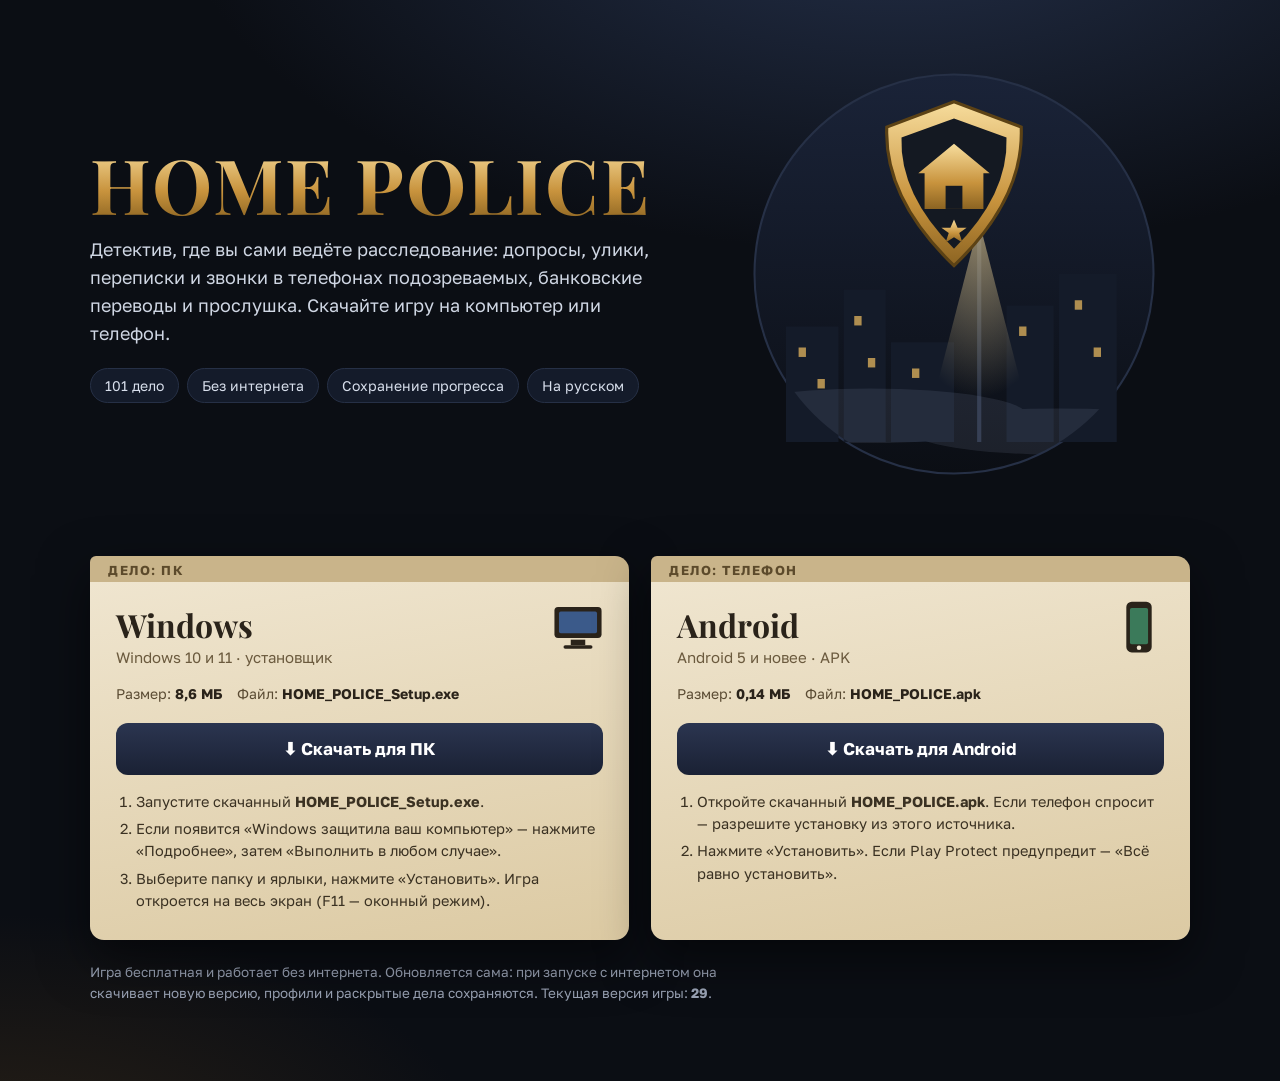
<file: index.html>
<!DOCTYPE html>
<html lang="ru">
<head>
<meta charset="utf-8">
<meta name="viewport" content="width=device-width,initial-scale=1">
<title>HOME POLICE — скачать</title>
<link rel="icon" href="data:image/svg+xml,%3Csvg xmlns=%27http://www.w3.org/2000/svg%27 viewBox=%270 0 100 100%27%3E%3Ctext y=%27.9em%27 font-size=%2790%27%3E%F0%9F%95%B5%EF%B8%8F%3C/text%3E%3C/svg%3E">
<link rel="preconnect" href="https://fonts.googleapis.com">
<link href="https://fonts.googleapis.com/css2?family=Playfair+Display:wght@700;900&family=Golos+Text:wght@400;500;700&display=swap" rel="stylesheet">
<style>
/* VOICE: тихий нуар, уверенный и короткий
   IDEA: служебная папка уголовного дела на столе следователя
   PICTURE: полицейский значок над городом в тумане, две папки-выдачи
   COLOUR and TYPE: ночной индиго, бумага папки, золото значка; Playfair Display + Golos Text
   LAYOUT: заголовок и значок, затем две карточки-папки рядом, внизу инструкции */
:root{color-scheme:dark;--bg:#0b0e14;--bg2:#121826;--ink:#ece6d8;--mut:#9aa3b5;--gold:#e3b55e;--gold2:#a77a2c;--paper:#efe5cf;--paper2:#dccaa3;--pink:#c4473f;--line:#263046}
:root[data-theme=light]{color-scheme:light}
*{box-sizing:border-box;min-width:0}
body{margin:0;background:radial-gradient(1200px 600px at 70% -10%,#24304a 0%,transparent 60%),radial-gradient(900px 500px at 0% 110%,#2a2116 0%,transparent 55%),var(--bg);color:var(--ink);font:16px/1.55 "Golos Text",system-ui,sans-serif;overflow-x:clip;min-height:100vh}
.band{padding:clamp(28px,5vw,64px) max(5vw,16px)}
.wrap{max-width:1100px;margin:0 auto}
.hero{display:grid;grid-template-columns:minmax(0,1.1fr) minmax(0,.9fr);gap:clamp(20px,4vw,56px);align-items:center}
h1{font-family:"Playfair Display",Georgia,serif;font-size:clamp(42px,7vw,76px);line-height:1.02;margin:0;letter-spacing:2px;background:linear-gradient(180deg,#f7dd9d,#c8933d 60%,#8c6422);-webkit-background-clip:text;background-clip:text;color:transparent;text-wrap:balance}
.lead{font-size:18px;color:#cfd6e3;max-width:56ch;margin:14px 0 0}
.facts{display:flex;flex-wrap:wrap;gap:8px;margin-top:20px}
.facts span{border:1px solid var(--line);background:#141b2a;border-radius:999px;padding:6px 14px;font-size:14px;color:#d8dfec;white-space:nowrap}
.scene{position:relative;aspect-ratio:1/1;max-width:420px;justify-self:center;width:100%}
.scene svg{width:100%;height:100%;display:block}
.grid{display:grid;grid-template-columns:repeat(2,minmax(0,1fr));gap:22px;margin-top:8px}
.folder{position:relative;background:linear-gradient(170deg,var(--paper),var(--paper2));color:#2a231a;border-radius:6px 14px 14px 14px;padding:26px 26px 22px;box-shadow:0 18px 50px rgba(0,0,0,.5);border-top:26px solid #c9b48a}
.folder:before{content:attr(data-tab);position:absolute;top:-22px;left:18px;font-weight:700;font-size:13px;letter-spacing:1.5px;color:#5c4a2b}
.folder h2{font-family:"Playfair Display",Georgia,serif;font-size:32px;line-height:1.05;margin:0 0 4px}
.folder .os{color:#6b5a3e;font-size:15px}
.folder .ic{position:absolute;right:22px;top:16px;width:58px;height:58px}
.meta{display:flex;gap:14px;flex-wrap:wrap;margin:14px 0 18px;font-size:14px;color:#5a4b33}
.meta b{color:#2a231a}
.dl{text-decoration:none;display:flex;align-items:center;justify-content:center;gap:10px;width:100%;min-height:52px;border:0;border-radius:12px;background:linear-gradient(180deg,#2b3550,#1a2134);color:#fff;font:700 17px "Golos Text",sans-serif;cursor:pointer;transition:transform .15s,box-shadow .15s}
.dl:hover{transform:translateY(-2px);box-shadow:0 10px 24px rgba(0,0,0,.35)}
.dl:focus-visible{outline:3px solid var(--gold);outline-offset:3px}
.dl[disabled]{opacity:.55;cursor:wait;transform:none}
.status{min-height:22px;margin-top:10px;font-size:14px;color:#5a4b33}
.status.err{color:#9b2c25}
.steps{margin:16px 0 0;padding-left:20px;font-size:14.5px;color:#3a3122}
.steps li{margin:5px 0}
.online{margin-top:26px;display:flex;flex-wrap:wrap;gap:12px;align-items:center;justify-content:space-between;border:1px solid var(--line);background:#121826;border-radius:14px;padding:18px 22px}
.online b{font-size:17px}
.online p{margin:4px 0 0;color:var(--mut);font-size:14.5px}
.online a{color:#1b1408;background:linear-gradient(180deg,#e9bf6a,#b98a37);text-decoration:none;font-weight:700;padding:12px 20px;border-radius:10px;white-space:nowrap}
.online a:focus-visible{outline:3px solid #fff;outline-offset:3px}
.note{color:var(--mut);font-size:13.5px;margin-top:22px;max-width:80ch}
@media(max-width:820px){.hero{grid-template-columns:1fr}.scene{max-width:300px;order:-1}.grid{grid-template-columns:1fr}}
@media(prefers-reduced-motion:reduce){*{animation:none!important;transition:none!important}}
.fog{animation:drift 14s ease-in-out infinite alternate}
@keyframes drift{to{transform:translateX(18px)}}
</style>
</head>
<body>
<main>
<section class="band">
  <div class="wrap hero">
    <div>
      <h1>HOME POLICE</h1>
      <p class="lead">Детектив, где вы сами ведёте расследование: допросы, улики, переписки и звонки в телефонах подозреваемых, банковские переводы и прослушка. Скачайте игру на компьютер или телефон.</p>
      <div class="facts"><span>101 дело</span><span>Без интернета</span><span>Сохранение прогресса</span><span>На русском</span></div>
    </div>
    <div class="scene" aria-hidden="true">
      <svg viewBox="0 0 400 400">
        <defs>
          <linearGradient id="g" x1="0" y1="0" x2="0" y2="1"><stop offset="0" stop-color="#f7dd9d"/><stop offset=".6" stop-color="#c8933d"/><stop offset="1" stop-color="#8c6422"/></linearGradient>
          <linearGradient id="sky" x1="0" y1="0" x2="0" y2="1"><stop offset="0" stop-color="#1a2338"/><stop offset="1" stop-color="#0b0e14"/></linearGradient>
          <clipPath id="cc"><circle cx="200" cy="200" r="189"/></clipPath>
          <radialGradient id="lamp" cx="50%" cy="0%" r="80%"><stop offset="0" stop-color="#ffe2a0" stop-opacity=".55"/><stop offset="1" stop-color="#ffe2a0" stop-opacity="0"/></radialGradient>
        </defs>
        <circle cx="200" cy="200" r="190" fill="url(#sky)" stroke="#263046" stroke-width="2"/>
        <g fill="#141b29">
          <rect x="40" y="250" width="50" height="110"/><rect x="95" y="215" width="40" height="145"/><rect x="140" y="265" width="60" height="95"/>
          <rect x="250" y="230" width="45" height="130"/><rect x="300" y="200" width="55" height="160"/>
        </g>
        <g fill="#e3b55e" opacity=".75">
          <rect x="52" y="270" width="7" height="9"/><rect x="70" y="300" width="7" height="9"/><rect x="105" y="240" width="7" height="9"/><rect x="118" y="280" width="7" height="9"/>
          <rect x="262" y="250" width="7" height="9"/><rect x="315" y="225" width="7" height="9"/><rect x="333" y="270" width="7" height="9"/><rect x="160" y="290" width="7" height="9"/>
        </g>
        <rect x="222" y="150" width="4" height="210" fill="#2a3346"/><circle cx="224" cy="150" r="9" fill="#ffe2a0"/><path d="M224 150 L170 360 L278 360Z" fill="url(#lamp)"/>
        <g clip-path="url(#cc)"><g class="fog" fill="#8a96b0" opacity=".14"><ellipse cx="120" cy="335" rx="150" ry="26"/><ellipse cx="300" cy="350" rx="140" ry="22"/></g></g>
        <g transform="translate(200 120)">
          <path d="M0 -84 L64 -60 Q67 8 0 72 Q-67 8 -64 -60Z" fill="url(#g)" stroke="#5c4215" stroke-width="3"/>
          <path d="M0 -68 L50 -50 Q52 4 0 56 Q-52 4 -50 -50Z" fill="#141922"/>
          <path d="M0 -44 L34 -16 L28 -16 L28 18 L-28 18 L-28 -16 L-34 -16Z" fill="url(#g)"/>
          <rect x="-8" y="-4" width="16" height="22" fill="#141922"/>
          <path d="M0 28 L3.4 36 L12 36 L5 41 L8 50 L0 45 L-8 50 L-5 41 L-12 36 L-3.4 36Z" fill="url(#g)"/>
        </g>
      </svg>
    </div>
  </div>
</section>

<section class="band" style="padding-top:0">
  <div class="wrap">
    <div class="grid">
      <article class="folder" data-tab="ДЕЛО: ПК">
        <svg class="ic" viewBox="0 0 64 64" aria-hidden="true"><rect x="6" y="10" width="52" height="34" rx="4" fill="#2a231a"/><rect x="11" y="15" width="42" height="24" rx="2" fill="#3b5a8a"/><rect x="24" y="46" width="16" height="6" fill="#2a231a"/><rect x="16" y="52" width="32" height="4" rx="2" fill="#2a231a"/></svg>
        <h2>Windows</h2>
        <div class="os">Windows 10 и 11 · установщик</div>
        <div class="meta"><span>Размер: <b>8,6 МБ</b></span><span>Файл: <b>HOME_POLICE_Setup.exe</b></span></div>
        <a class="dl" href="HOME_POLICE_Setup.exe" download>⬇ Скачать для ПК</a>
                <ol class="steps">
          <li>Запустите скачанный <b>HOME_POLICE_Setup.exe</b>.</li>
          <li>Если появится «Windows защитила ваш компьютер» — нажмите «Подробнее», затем «Выполнить в любом случае».</li>
          <li>Выберите папку и ярлыки, нажмите «Установить». Игра откроется на весь экран (F11 — оконный режим).</li>
        </ol>
      </article>
      <article class="folder" data-tab="ДЕЛО: ТЕЛЕФОН">
        <svg class="ic" viewBox="0 0 64 64" aria-hidden="true"><rect x="18" y="4" width="28" height="56" rx="6" fill="#2a231a"/><rect x="22" y="11" width="20" height="40" rx="2" fill="#3b7a5a"/><circle cx="32" cy="55" r="2.5" fill="#efe5cf"/></svg>
        <h2>Android</h2>
        <div class="os">Android 5 и новее · APK</div>
        <div class="meta"><span>Размер: <b>0,14 МБ</b></span><span>Файл: <b>HOME_POLICE.apk</b></span></div>
        <a class="dl" href="HOME_POLICE.apk" download>⬇ Скачать для Android</a>
                <ol class="steps">
          <li>Откройте скачанный <b>HOME_POLICE.apk</b>. Если телефон спросит — разрешите установку из этого источника.</li>
          <li>Нажмите «Установить». Если Play Protect предупредит — «Всё равно установить».</li>
        </ol>
      </article>
    </div>

    <p class="note">Игра бесплатная и работает без интернета. Обновляется сама: при запуске с интернетом она скачивает новую версию, профили и раскрытые дела сохраняются. Текущая версия игры: <b id="ver">3</b>.</p>
  </div>
</section>
</main>
<script>
{ fetch('game/version.json', { cache: 'no-store' }).then(r => r.json()).then(v => { const e = document.getElementById('ver'); if (e && v.version) e.textContent = v.version; }).catch(() => {}); }
</script>
</body>
</html>
</file>
